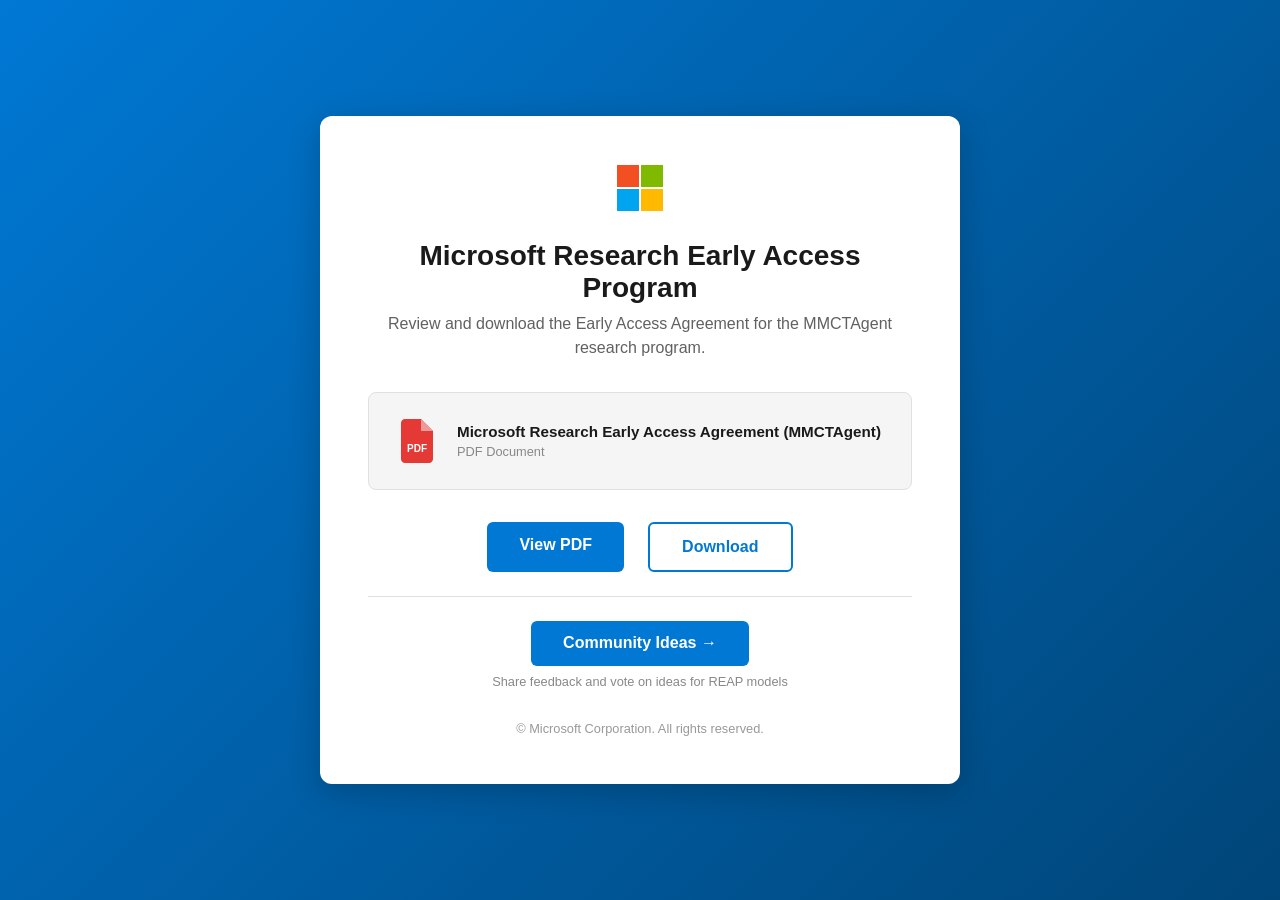
<file: index.html>
<!DOCTYPE html>
<html lang="en">
<head>
    <meta charset="UTF-8">
    <meta name="viewport" content="width=device-width, initial-scale=1.0">
    <title>Microsoft Research Early Access Program</title>
    <style>
        * {
            margin: 0;
            padding: 0;
            box-sizing: border-box;
        }

        body {
            font-family: 'Segoe UI', Tahoma, Geneva, Verdana, sans-serif;
            background: linear-gradient(135deg, #0078d4 0%, #004578 100%);
            min-height: 100vh;
            display: flex;
            align-items: center;
            justify-content: center;
            padding: 2rem;
        }

        .card {
            background: #fff;
            border-radius: 12px;
            box-shadow: 0 8px 32px rgba(0, 0, 0, 0.2);
            max-width: 640px;
            width: 100%;
            padding: 3rem;
            text-align: center;
        }

        .logo {
            width: 48px;
            height: 48px;
            margin-bottom: 1.5rem;
        }

        h1 {
            font-size: 1.75rem;
            color: #1a1a1a;
            margin-bottom: 0.5rem;
            font-weight: 600;
        }

        .subtitle {
            color: #616161;
            font-size: 1rem;
            margin-bottom: 2rem;
            line-height: 1.5;
        }

        .pdf-preview {
            background: #f5f5f5;
            border: 1px solid #e0e0e0;
            border-radius: 8px;
            padding: 1.5rem;
            margin-bottom: 2rem;
            display: flex;
            align-items: center;
            gap: 1rem;
            text-align: left;
        }

        .pdf-icon {
            flex-shrink: 0;
            width: 48px;
            height: 48px;
        }

        .pdf-info h3 {
            font-size: 0.95rem;
            color: #1a1a1a;
            margin-bottom: 0.25rem;
        }

        .pdf-info p {
            font-size: 0.8rem;
            color: #888;
        }

        .btn {
            display: inline-block;
            background: #0078d4;
            color: #fff;
            text-decoration: none;
            padding: 0.85rem 2rem;
            border-radius: 6px;
            font-size: 1rem;
            font-weight: 600;
            transition: background 0.2s;
        }

        .btn:hover {
            background: #005a9e;
        }

        .btn-secondary {
            background: transparent;
            color: #0078d4;
            border: 2px solid #0078d4;
            margin-left: 0.75rem;
        }

        .btn-secondary:hover {
            background: #f0f6ff;
        }

        .actions {
            display: flex;
            justify-content: center;
            gap: 0.75rem;
            flex-wrap: wrap;
        }

        footer {
            margin-top: 2rem;
            color: #999;
            font-size: 0.8rem;
        }
    </style>
</head>
<body>
    <div class="card">
        <!-- Microsoft Logo -->
        <svg class="logo" viewBox="0 0 48 48" xmlns="http://www.w3.org/2000/svg">
            <rect x="1" y="1" width="22" height="22" fill="#f25022"/>
            <rect x="25" y="1" width="22" height="22" fill="#7fba00"/>
            <rect x="1" y="25" width="22" height="22" fill="#00a4ef"/>
            <rect x="25" y="25" width="22" height="22" fill="#ffb900"/>
        </svg>

        <h1>Microsoft Research Early Access Program</h1>
        <p class="subtitle">Review and download the Early Access Agreement for the MMCTAgent research program.</p>

        <div class="pdf-preview">
            <svg class="pdf-icon" viewBox="0 0 48 48" xmlns="http://www.w3.org/2000/svg">
                <path d="M12 2C9.79 2 8 3.79 8 6v36c0 2.21 1.79 4 4 4h24c2.21 0 4-1.79 4-4V14L28 2H12z" fill="#e53935"/>
                <path d="M28 2v12h12" fill="#ef9a9a"/>
                <text x="24" y="35" text-anchor="middle" fill="white" font-size="10" font-weight="bold" font-family="Segoe UI, sans-serif">PDF</text>
            </svg>
            <div class="pdf-info">
                <h3>Microsoft Research Early Access Agreement (MMCTAgent)</h3>
                <p>PDF Document</p>
            </div>
        </div>

        <div class="actions">
            <a href="Microsoft%20Research%20Early%20Access%20Agreement%20(MMCTAgent).pdf" target="_blank" class="btn">View PDF</a>
            <a href="Microsoft%20Research%20Early%20Access%20Agreement%20(MMCTAgent).pdf" download class="btn btn-secondary">Download</a>
        </div>

        <div style="margin-top: 1.5rem; padding-top: 1.5rem; border-top: 1px solid #e0e0e0;">
            <a href="community.html" class="btn" style="background: #0078d4; color: #fff;">Community Ideas &rarr;</a>
            <p style="margin-top: 0.5rem; font-size: 0.8rem; color: #888;">Share feedback and vote on ideas for REAP models</p>
        </div>

        <footer>
            &copy; Microsoft Corporation. All rights reserved.
        </footer>
    </div>
</body>
</html>
</file>
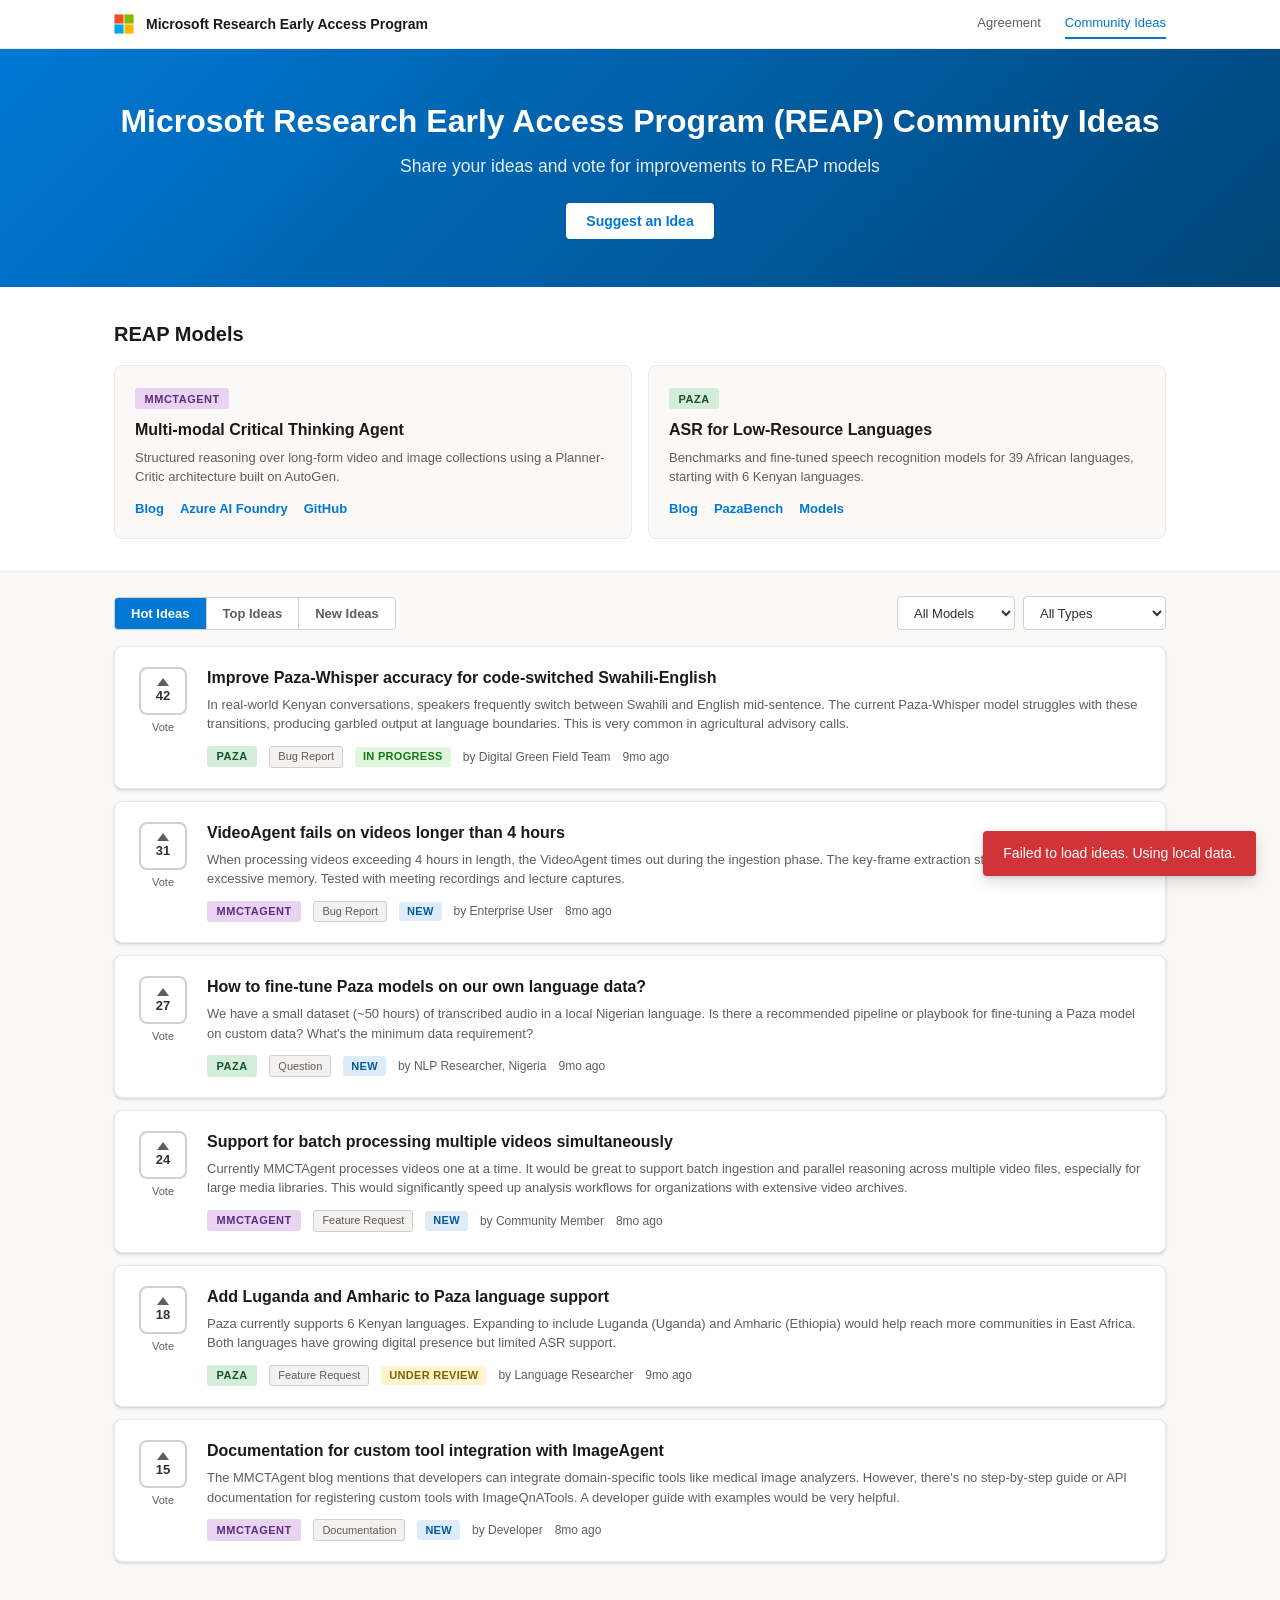
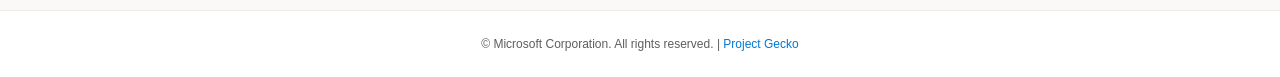
<file: community.html>
<!DOCTYPE html>
<html lang="en">
<head>
    <meta charset="UTF-8">
    <meta name="viewport" content="width=device-width, initial-scale=1.0">
    <title>Microsoft Research Early Access Program (REAP) Community Ideas</title>
    <link rel="stylesheet" href="css/styles.css">
</head>
<body>
    <!-- Header -->
    <header class="header">
        <div class="header-inner">
            <div class="header-left">
                <svg class="ms-logo" viewBox="0 0 48 48" xmlns="http://www.w3.org/2000/svg">
                    <rect x="1" y="1" width="22" height="22" fill="#f25022"/>
                    <rect x="25" y="1" width="22" height="22" fill="#7fba00"/>
                    <rect x="1" y="25" width="22" height="22" fill="#00a4ef"/>
                    <rect x="25" y="25" width="22" height="22" fill="#ffb900"/>
                </svg>
                <span class="header-title">Microsoft Research Early Access Program</span>
            </div>
            <nav class="header-nav">
                <a href="index.html">Agreement</a>
                <a href="community.html" class="active">Community Ideas</a>
            </nav>
        </div>
    </header>

    <!-- Hero -->
    <section class="hero">
        <div class="hero-inner">
            <h1>Microsoft Research Early Access Program (REAP) Community Ideas</h1>
            <p class="hero-subtitle">Share your ideas and vote for improvements to REAP models</p>
            <button class="btn btn-primary" onclick="openSubmitModal()">Suggest an Idea</button>
        </div>
    </section>

    <!-- Model Cards -->
    <section class="models-section">
        <div class="container">
            <h2 class="section-title">REAP Models</h2>
            <div class="model-cards">
                <div class="model-card">
                    <div class="model-badge badge-mmctagent">MMCTAgent</div>
                    <h3>Multi-modal Critical Thinking Agent</h3>
                    <p>Structured reasoning over long-form video and image collections using a Planner-Critic architecture built on AutoGen.</p>
                    <div class="model-links">
                        <a href="https://www.microsoft.com/en-us/research/blog/mmctagent-enabling-multimodal-reasoning-over-large-video-and-image-collections/" target="_blank" rel="noopener noreferrer">Blog</a>
                        <a href="https://labs.ai.azure.com/projects/mmct-agent/" target="_blank" rel="noopener noreferrer">Azure AI Foundry</a>
                        <a href="https://github.com/microsoft/MMCTAgent" target="_blank" rel="noopener noreferrer">GitHub</a>
                    </div>
                </div>
                <div class="model-card">
                    <div class="model-badge badge-paza">Paza</div>
                    <h3>ASR for Low-Resource Languages</h3>
                    <p>Benchmarks and fine-tuned speech recognition models for 39 African languages, starting with 6 Kenyan languages.</p>
                    <div class="model-links">
                        <a href="https://www.microsoft.com/en-us/research/blog/paza-introducing-automatic-speech-recognition-benchmarks-and-models-for-low-resource-languages/" target="_blank" rel="noopener noreferrer">Blog</a>
                        <a href="https://huggingface.co/spaces/microsoft/paza-bench" target="_blank" rel="noopener noreferrer">PazaBench</a>
                        <a href="https://huggingface.co/collections/microsoft/paza" target="_blank" rel="noopener noreferrer">Models</a>
                    </div>
                </div>
            </div>
        </div>
    </section>

    <!-- Ideas Section -->
    <section class="ideas-section">
        <div class="container">
            <div class="ideas-header">
                <div class="sort-tabs">
                    <button class="tab active" data-sort="hot" onclick="setSort('hot', this)">Hot Ideas</button>
                    <button class="tab" data-sort="top" onclick="setSort('top', this)">Top Ideas</button>
                    <button class="tab" data-sort="new" onclick="setSort('new', this)">New Ideas</button>
                </div>
                <div class="filter-controls">
                    <select id="modelFilter" onchange="filterIdeas()">
                        <option value="all">All Models</option>
                        <option value="MMCTAgent">MMCTAgent</option>
                        <option value="Paza">Paza</option>
                    </select>
                    <select id="typeFilter" onchange="filterIdeas()">
                        <option value="all">All Types</option>
                        <option value="Feature Request">Feature Request</option>
                        <option value="Bug Report">Bug Report</option>
                        <option value="Question">Question</option>
                        <option value="Documentation">Documentation</option>
                    </select>
                </div>
            </div>

            <div id="ideasList" class="ideas-list">
                <!-- Ideas populated by JS -->
            </div>

            <div id="emptyState" class="empty-state" style="display:none;">
                <svg width="64" height="64" viewBox="0 0 24 24" fill="none" stroke="#999" stroke-width="1.5">
                    <path d="M9.663 17h4.673M12 3v1m6.364 1.636l-.707.707M21 12h-1M4 12H3m3.343-5.657l-.707-.707m2.828 9.9a5 5 0 117.072 0l-.548.547A3.374 3.374 0 0014 18.469V19a2 2 0 11-4 0v-.531c0-.895-.356-1.754-.988-2.386l-.548-.547z"/>
                </svg>
                <h3>No ideas yet</h3>
                <p>Be the first to suggest an idea for this model!</p>
                <button class="btn btn-primary" onclick="openSubmitModal()">Suggest an Idea</button>
            </div>
        </div>
    </section>

    <!-- Submit Modal -->
    <div id="submitModal" class="modal-overlay" style="display:none;">
        <div class="modal">
            <div class="modal-header">
                <h2>Suggest an Idea</h2>
                <button class="modal-close" onclick="closeSubmitModal()">&times;</button>
            </div>
            <form id="ideaForm" onsubmit="submitIdea(event)">
                <div class="form-group">
                    <label for="ideaTitle">Title <span class="required">*</span></label>
                    <input type="text" id="ideaTitle" required maxlength="200" placeholder="Brief summary of your idea">
                </div>
                <div class="form-group">
                    <label for="ideaDescription">Description <span class="required">*</span></label>
                    <textarea id="ideaDescription" required rows="5" maxlength="2000" placeholder="Describe your idea in detail. What problem does it solve? How would it work?"></textarea>
                </div>
                <div class="form-row">
                    <div class="form-group">
                        <label for="ideaModel">Model <span class="required">*</span></label>
                        <select id="ideaModel" required>
                            <option value="">Select a model</option>
                            <option value="MMCTAgent">MMCTAgent</option>
                            <option value="Paza">Paza</option>
                        </select>
                    </div>
                    <div class="form-group">
                        <label for="ideaType">Feedback Type <span class="required">*</span></label>
                        <select id="ideaType" required>
                            <option value="">Select type</option>
                            <option value="Feature Request">Feature Request</option>
                            <option value="Bug Report">Bug Report</option>
                            <option value="Question">Question</option>
                            <option value="Documentation">Documentation</option>
                        </select>
                    </div>
                </div>
                <div class="form-group">
                    <label for="ideaAuthor">Your Name <span class="optional">(optional)</span></label>
                    <input type="text" id="ideaAuthor" maxlength="100" placeholder="How should we credit you?">
                </div>
                <div class="form-actions">
                    <button type="button" class="btn btn-secondary" onclick="closeSubmitModal()">Cancel</button>
                    <button type="submit" class="btn btn-primary" id="submitBtn">Submit Idea</button>
                </div>
            </form>
        </div>
    </div>

    <!-- Toast Notification -->
    <div id="toast" class="toast" style="display:none;"></div>

    <footer class="footer">
        <p>&copy; Microsoft Corporation. All rights reserved. | <a href="https://www.microsoft.com/en-us/research/project/project-gecko/" target="_blank" rel="noopener noreferrer">Project Gecko</a></p>
    </footer>

    <script src="js/fingerprint.js"></script>
    <script src="js/app.js"></script>
</body>
</html>
</file>
<file: css/styles.css>
/* ============================================
   REAP Community Ideas – Fluent UI Inspired
   ============================================ */

:root {
    --ms-blue: #0078d4;
    --ms-blue-dark: #005a9e;
    --ms-blue-light: #deecf9;
    --ms-green: #107c10;
    --ms-red: #d13438;
    --ms-orange: #ffb900;
    --ms-purple: #8764b8;
    --ms-gray-10: #faf9f8;
    --ms-gray-20: #f3f2f1;
    --ms-gray-30: #edebe9;
    --ms-gray-40: #d2d0ce;
    --ms-gray-80: #605e5c;
    --ms-gray-90: #3b3a39;
    --ms-gray-100: #323130;
    --ms-gray-130: #1b1a19;
    --font-family: 'Segoe UI', -apple-system, BlinkMacSystemFont, sans-serif;
    --shadow-4: 0 1.6px 3.6px rgba(0,0,0,.132), 0 .3px .9px rgba(0,0,0,.108);
    --shadow-8: 0 3.2px 7.2px rgba(0,0,0,.132), 0 .6px 1.8px rgba(0,0,0,.108);
    --shadow-16: 0 6.4px 14.4px rgba(0,0,0,.132), 0 1.2px 3.6px rgba(0,0,0,.108);
    --radius: 8px;
}

* {
    margin: 0;
    padding: 0;
    box-sizing: border-box;
}

body {
    font-family: var(--font-family);
    color: var(--ms-gray-100);
    background: var(--ms-gray-10);
    line-height: 1.5;
}

a {
    color: var(--ms-blue);
    text-decoration: none;
}
a:hover {
    text-decoration: underline;
}

.container {
    max-width: 1100px;
    margin: 0 auto;
    padding: 0 1.5rem;
}

/* Header */
.header {
    background: #fff;
    border-bottom: 1px solid var(--ms-gray-30);
    position: sticky;
    top: 0;
    z-index: 100;
}
.header-inner {
    max-width: 1100px;
    margin: 0 auto;
    padding: 0 1.5rem;
    display: flex;
    align-items: center;
    justify-content: space-between;
    height: 48px;
}
.header-left {
    display: flex;
    align-items: center;
    gap: 0.75rem;
}
.ms-logo {
    width: 20px;
    height: 20px;
}
.header-title {
    font-size: 0.875rem;
    font-weight: 600;
    color: var(--ms-gray-130);
}
.header-nav {
    display: flex;
    gap: 1.5rem;
}
.header-nav a {
    font-size: 0.8125rem;
    color: var(--ms-gray-80);
    font-weight: 500;
    padding: 0.25rem 0;
    border-bottom: 2px solid transparent;
}
.header-nav a.active,
.header-nav a:hover {
    color: var(--ms-blue);
    border-bottom-color: var(--ms-blue);
    text-decoration: none;
}

/* Hero */
.hero {
    background: linear-gradient(135deg, #0078d4 0%, #004578 100%);
    color: #fff;
    padding: 3rem 0;
    text-align: center;
}
.hero-inner {
    max-width: 1100px;
    margin: 0 auto;
    padding: 0 1.5rem;
}
.hero h1 {
    font-size: 2rem;
    font-weight: 600;
    margin-bottom: 0.5rem;
}
.hero-subtitle {
    font-size: 1.1rem;
    opacity: 0.9;
    margin-bottom: 1.5rem;
}

/* Buttons */
.btn {
    display: inline-flex;
    align-items: center;
    gap: 0.5rem;
    padding: 0.6rem 1.25rem;
    border-radius: 4px;
    font-size: 0.875rem;
    font-weight: 600;
    font-family: var(--font-family);
    cursor: pointer;
    border: none;
    transition: all 0.15s;
}
.btn-primary {
    background: #fff;
    color: var(--ms-blue);
}
.hero .btn-primary:hover {
    background: var(--ms-blue-light);
}
.btn-secondary {
    background: transparent;
    color: var(--ms-gray-80);
    border: 1px solid var(--ms-gray-40);
}
.btn-secondary:hover {
    background: var(--ms-gray-20);
}

/* Model Cards Section */
.models-section {
    padding: 2rem 0;
    background: #fff;
    border-bottom: 1px solid var(--ms-gray-30);
}
.section-title {
    font-size: 1.25rem;
    font-weight: 600;
    margin-bottom: 1rem;
    color: var(--ms-gray-130);
}
.model-cards {
    display: grid;
    grid-template-columns: 1fr 1fr;
    gap: 1rem;
}
.model-card {
    background: var(--ms-gray-10);
    border: 1px solid var(--ms-gray-30);
    border-radius: var(--radius);
    padding: 1.25rem;
}
.model-card h3 {
    font-size: 1rem;
    font-weight: 600;
    margin: 0.5rem 0 0.4rem;
    color: var(--ms-gray-130);
}
.model-card p {
    font-size: 0.8125rem;
    color: var(--ms-gray-80);
    margin-bottom: 0.75rem;
    line-height: 1.5;
}
.model-links {
    display: flex;
    gap: 1rem;
}
.model-links a {
    font-size: 0.8125rem;
    font-weight: 600;
}

/* Badges */
.model-badge {
    display: inline-block;
    padding: 0.15rem 0.6rem;
    border-radius: 3px;
    font-size: 0.6875rem;
    font-weight: 700;
    text-transform: uppercase;
    letter-spacing: 0.5px;
}
.badge-mmctagent {
    background: #e8d4f0;
    color: #5c2d82;
}
.badge-paza {
    background: #d4edda;
    color: #155724;
}

.status-badge {
    display: inline-block;
    padding: 0.1rem 0.5rem;
    border-radius: 3px;
    font-size: 0.6875rem;
    font-weight: 600;
    text-transform: uppercase;
    letter-spacing: 0.3px;
}
.status-new {
    background: var(--ms-blue-light);
    color: var(--ms-blue-dark);
}
.status-under-review {
    background: #fff4ce;
    color: #7a6400;
}
.status-in-progress {
    background: #dff6dd;
    color: #107c10;
}
.status-completed {
    background: #d2d0ce;
    color: #3b3a39;
}

.type-tag {
    display: inline-block;
    padding: 0.1rem 0.5rem;
    border-radius: 3px;
    font-size: 0.6875rem;
    color: var(--ms-gray-80);
    background: var(--ms-gray-20);
    border: 1px solid var(--ms-gray-40);
}

/* Ideas Section */
.ideas-section {
    padding: 1.5rem 0 3rem;
}
.ideas-header {
    display: flex;
    align-items: center;
    justify-content: space-between;
    margin-bottom: 1rem;
    flex-wrap: wrap;
    gap: 0.75rem;
}
.sort-tabs {
    display: flex;
    gap: 0;
    border: 1px solid var(--ms-gray-40);
    border-radius: 4px;
    overflow: hidden;
}
.tab {
    padding: 0.5rem 1rem;
    font-size: 0.8125rem;
    font-weight: 600;
    font-family: var(--font-family);
    background: #fff;
    border: none;
    border-right: 1px solid var(--ms-gray-40);
    cursor: pointer;
    color: var(--ms-gray-80);
    transition: all 0.15s;
}
.tab:last-child {
    border-right: none;
}
.tab.active {
    background: var(--ms-blue);
    color: #fff;
}
.tab:hover:not(.active) {
    background: var(--ms-gray-20);
}

.filter-controls {
    display: flex;
    gap: 0.5rem;
}
.filter-controls select {
    padding: 0.45rem 0.75rem;
    font-size: 0.8125rem;
    font-family: var(--font-family);
    border: 1px solid var(--ms-gray-40);
    border-radius: 4px;
    background: #fff;
    color: var(--ms-gray-100);
    cursor: pointer;
}

/* Idea Cards */
.ideas-list {
    display: flex;
    flex-direction: column;
    gap: 0.75rem;
}

.idea-card {
    background: #fff;
    border: 1px solid var(--ms-gray-30);
    border-radius: var(--radius);
    padding: 1.25rem;
    display: flex;
    gap: 1rem;
    box-shadow: var(--shadow-4);
    transition: box-shadow 0.15s;
}
.idea-card:hover {
    box-shadow: var(--shadow-8);
}

.vote-section {
    display: flex;
    flex-direction: column;
    align-items: center;
    min-width: 56px;
}
.vote-btn {
    width: 48px;
    height: 48px;
    border: 2px solid var(--ms-gray-40);
    border-radius: var(--radius);
    background: #fff;
    cursor: pointer;
    display: flex;
    flex-direction: column;
    align-items: center;
    justify-content: center;
    transition: all 0.15s;
    gap: 2px;
}
.vote-btn:hover:not(.voted):not(:disabled) {
    border-color: var(--ms-blue);
    background: var(--ms-blue-light);
}
.vote-btn.voted {
    border-color: var(--ms-blue);
    background: var(--ms-blue);
    cursor: default;
}
.vote-btn.voted .vote-arrow {
    border-bottom-color: #fff;
}
.vote-btn.voted .vote-count {
    color: #fff;
}
.vote-arrow {
    width: 0;
    height: 0;
    border-left: 6px solid transparent;
    border-right: 6px solid transparent;
    border-bottom: 8px solid var(--ms-gray-80);
    transition: border-color 0.15s;
}
.vote-btn:hover:not(.voted):not(:disabled) .vote-arrow {
    border-bottom-color: var(--ms-blue);
}
.vote-count {
    font-size: 0.8125rem;
    font-weight: 700;
    color: var(--ms-gray-100);
    font-family: var(--font-family);
}
.vote-label {
    font-size: 0.6875rem;
    color: var(--ms-gray-80);
    margin-top: 0.25rem;
}

.idea-content {
    flex: 1;
    min-width: 0;
}
.idea-title {
    font-size: 1rem;
    font-weight: 600;
    color: var(--ms-gray-130);
    margin-bottom: 0.35rem;
    line-height: 1.4;
}
.idea-description {
    font-size: 0.8125rem;
    color: var(--ms-gray-80);
    margin-bottom: 0.75rem;
    line-height: 1.5;
    display: -webkit-box;
    -webkit-line-clamp: 3;
    -webkit-box-orient: vertical;
    overflow: hidden;
}
.idea-meta {
    display: flex;
    align-items: center;
    gap: 0.75rem;
    flex-wrap: wrap;
}
.idea-author {
    font-size: 0.75rem;
    color: var(--ms-gray-80);
}
.idea-time {
    font-size: 0.75rem;
    color: var(--ms-gray-80);
}

/* Empty State */
.empty-state {
    text-align: center;
    padding: 3rem 1rem;
    color: var(--ms-gray-80);
}
.empty-state svg {
    margin-bottom: 1rem;
}
.empty-state h3 {
    font-size: 1.1rem;
    margin-bottom: 0.5rem;
    color: var(--ms-gray-100);
}
.empty-state p {
    margin-bottom: 1.25rem;
    font-size: 0.875rem;
}
.empty-state .btn-primary {
    background: var(--ms-blue);
    color: #fff;
}
.empty-state .btn-primary:hover {
    background: var(--ms-blue-dark);
}

/* Modal */
.modal-overlay {
    position: fixed;
    top: 0;
    left: 0;
    right: 0;
    bottom: 0;
    background: rgba(0, 0, 0, 0.4);
    display: flex;
    align-items: center;
    justify-content: center;
    z-index: 1000;
    padding: 1rem;
}
.modal {
    background: #fff;
    border-radius: var(--radius);
    box-shadow: var(--shadow-16);
    width: 100%;
    max-width: 560px;
    max-height: 90vh;
    overflow-y: auto;
}
.modal-header {
    display: flex;
    align-items: center;
    justify-content: space-between;
    padding: 1.25rem 1.5rem;
    border-bottom: 1px solid var(--ms-gray-30);
}
.modal-header h2 {
    font-size: 1.25rem;
    font-weight: 600;
}
.modal-close {
    background: none;
    border: none;
    font-size: 1.5rem;
    cursor: pointer;
    color: var(--ms-gray-80);
    line-height: 1;
    padding: 0.25rem;
}
.modal-close:hover {
    color: var(--ms-gray-130);
}

/* Form */
#ideaForm {
    padding: 1.5rem;
}
.form-group {
    margin-bottom: 1rem;
}
.form-group label {
    display: block;
    font-size: 0.8125rem;
    font-weight: 600;
    margin-bottom: 0.35rem;
    color: var(--ms-gray-100);
}
.required {
    color: var(--ms-red);
}
.optional {
    font-weight: 400;
    color: var(--ms-gray-80);
}
.form-group input,
.form-group textarea,
.form-group select {
    width: 100%;
    padding: 0.5rem 0.75rem;
    font-size: 0.875rem;
    font-family: var(--font-family);
    border: 1px solid var(--ms-gray-40);
    border-radius: 4px;
    color: var(--ms-gray-100);
    transition: border-color 0.15s;
}
.form-group input:focus,
.form-group textarea:focus,
.form-group select:focus {
    outline: none;
    border-color: var(--ms-blue);
    box-shadow: 0 0 0 1px var(--ms-blue);
}
.form-row {
    display: grid;
    grid-template-columns: 1fr 1fr;
    gap: 1rem;
}
.form-actions {
    display: flex;
    justify-content: flex-end;
    gap: 0.75rem;
    padding-top: 0.5rem;
    border-top: 1px solid var(--ms-gray-30);
    margin-top: 0.5rem;
}
.form-actions .btn-primary {
    background: var(--ms-blue);
    color: #fff;
}
.form-actions .btn-primary:hover {
    background: var(--ms-blue-dark);
}

/* Toast */
.toast {
    position: fixed;
    bottom: 1.5rem;
    right: 1.5rem;
    padding: 0.75rem 1.25rem;
    background: var(--ms-gray-130);
    color: #fff;
    border-radius: 4px;
    font-size: 0.875rem;
    box-shadow: var(--shadow-16);
    z-index: 2000;
    animation: slideIn 0.3s ease;
}
.toast.success {
    background: var(--ms-green);
}
.toast.error {
    background: var(--ms-red);
}
@keyframes slideIn {
    from { transform: translateY(1rem); opacity: 0; }
    to { transform: translateY(0); opacity: 1; }
}

/* Demo Banner */
.demo-banner {
    display: flex;
    align-items: center;
    justify-content: center;
    gap: 0.75rem;
    padding: 0.5rem 1rem;
    background: #fff4ce;
    color: #7a6400;
    font-size: 0.8125rem;
    font-weight: 600;
    border-bottom: 1px solid #e8d58c;
}
.demo-banner button {
    background: none;
    border: none;
    font-size: 1.1rem;
    cursor: pointer;
    color: #7a6400;
    padding: 0 0.25rem;
    line-height: 1;
}
.demo-banner button:hover {
    color: #3b3a39;
}

/* Footer */
.footer {
    text-align: center;
    padding: 1.5rem;
    font-size: 0.75rem;
    color: var(--ms-gray-80);
    border-top: 1px solid var(--ms-gray-30);
    background: #fff;
}

/* Responsive */
@media (max-width: 768px) {
    .model-cards {
        grid-template-columns: 1fr;
    }
    .ideas-header {
        flex-direction: column;
        align-items: stretch;
    }
    .filter-controls {
        flex-direction: column;
    }
    .form-row {
        grid-template-columns: 1fr;
    }
    .hero h1 {
        font-size: 1.5rem;
    }
    .idea-card {
        flex-direction: column;
    }
    .vote-section {
        flex-direction: row;
        gap: 0.5rem;
    }
    .vote-label {
        margin-top: 0;
    }
}
</file>
